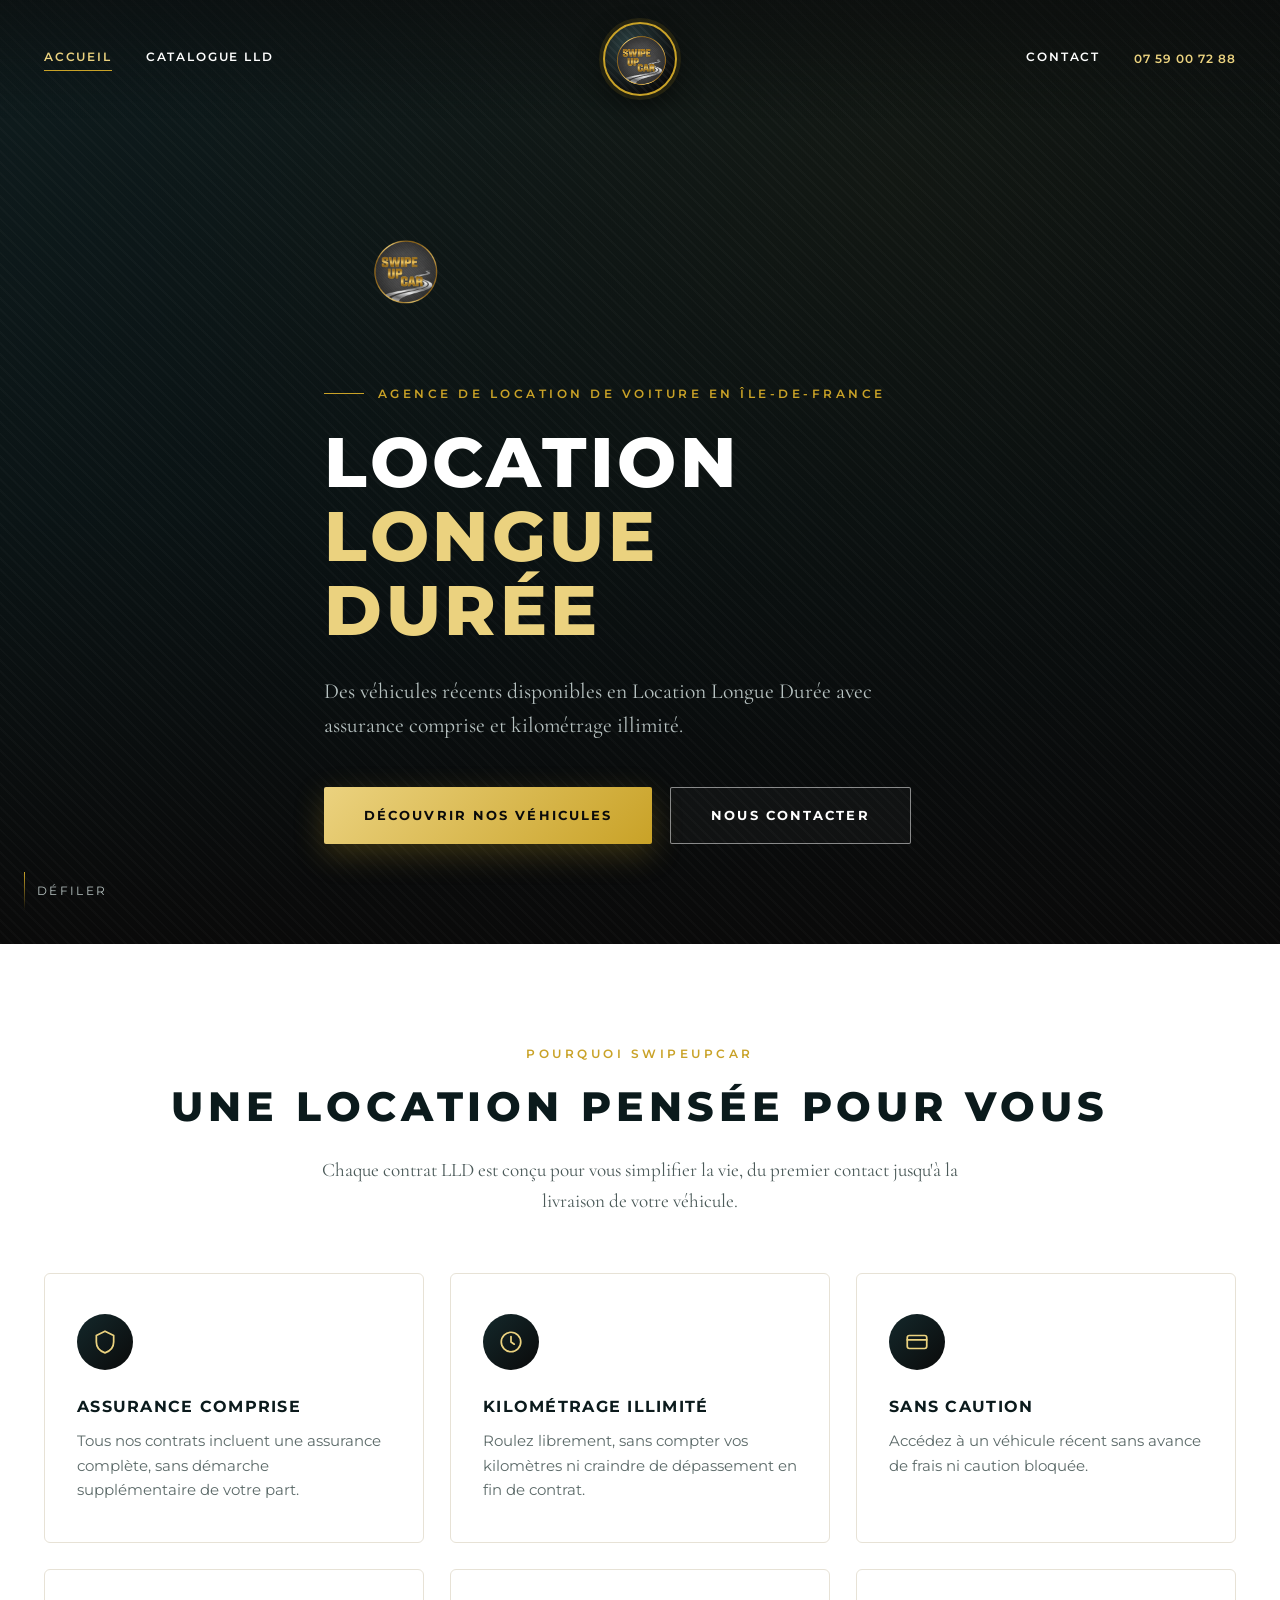
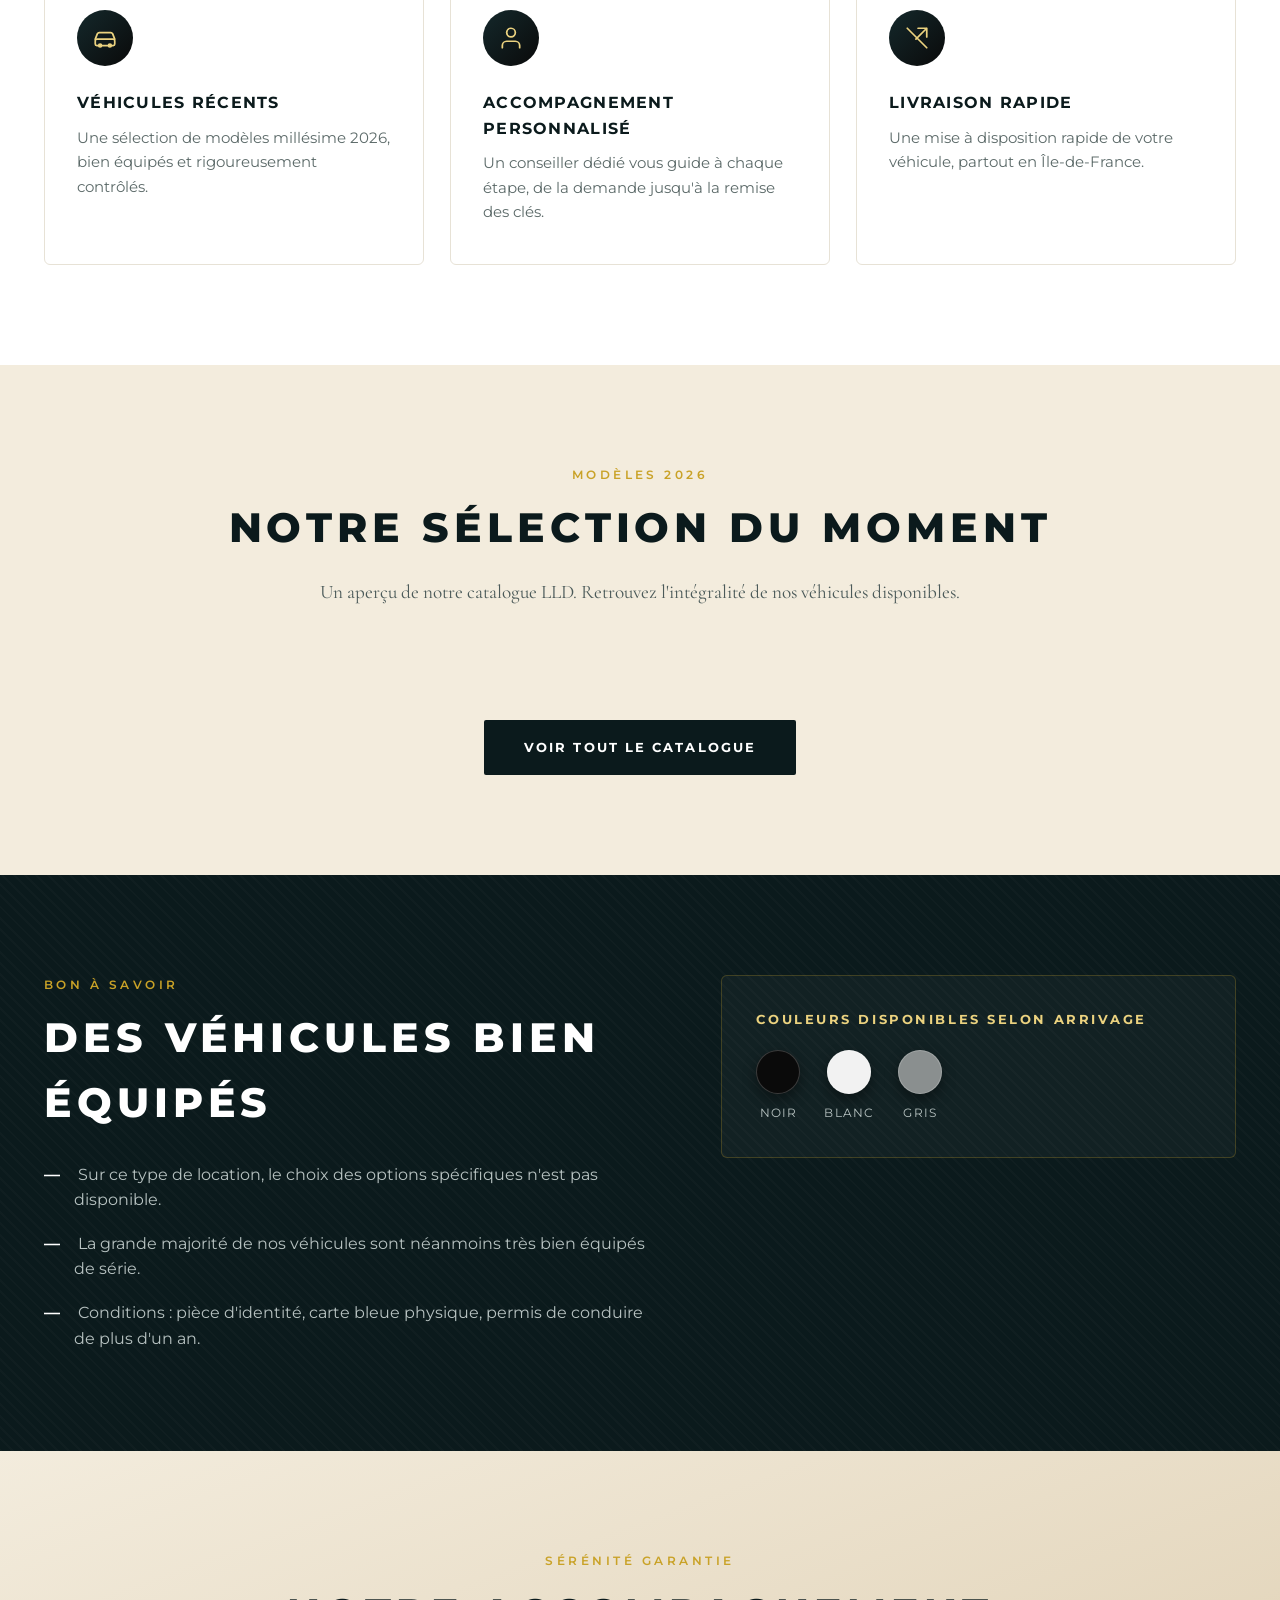
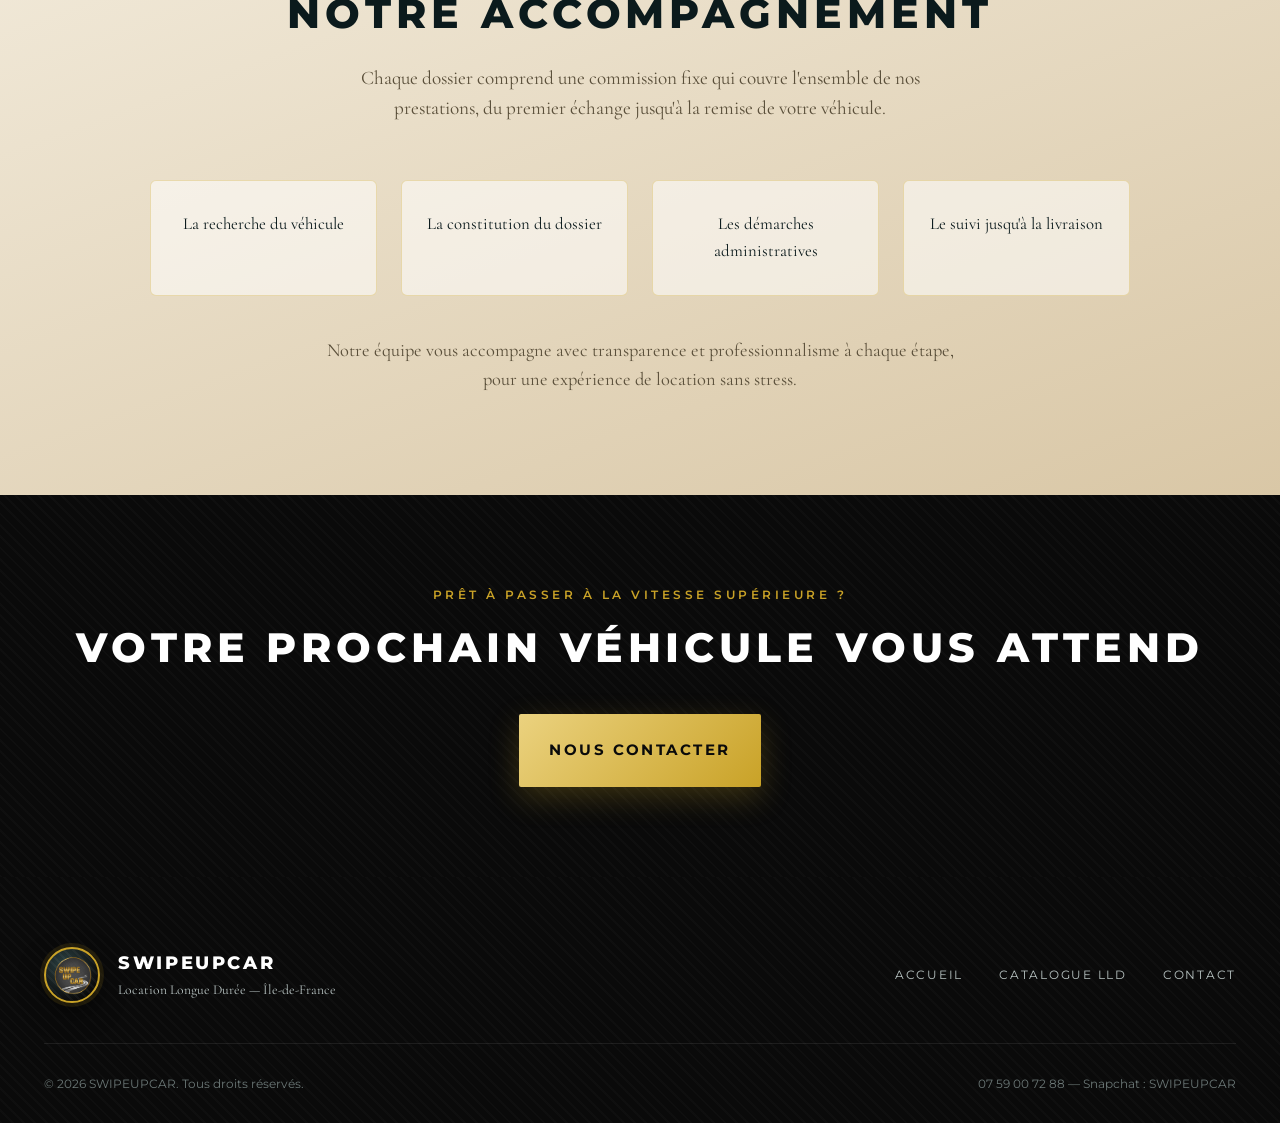
<file: index.html>
<!DOCTYPE html>
<html lang="fr">
<head>
<meta charset="UTF-8">
<meta name="viewport" content="width=device-width, initial-scale=1.0">
<title>SWIPEUPCAR — Location Longue Durée (LLD) en Île-de-France | Audi, BMW, Mercedes, Volkswagen</title>
<meta name="description" content="SWIPEUPCAR, spécialiste de la Location Longue Durée pour particuliers en Île-de-France. Véhicules récents 2026, assurance comprise, kilométrage illimité, sans caution. Audi, BMW, Mercedes, Volkswagen.">
<meta name="keywords" content="Location voiture Île-de-France, Location Longue Durée, LLD particulier, voiture sans caution, location Audi, location BMW, location Mercedes, location Volkswagen, SWIPEUPCAR">
<meta name="robots" content="index, follow">
<link rel="canonical" href="https://www.swipeupcar.fr/">
<meta property="og:type" content="website">
<meta property="og:title" content="SWIPEUPCAR — Location Longue Durée premium en Île-de-France">
<meta property="og:description" content="Véhicules récents 2026 en LLD, assurance comprise, kilométrage illimité, sans caution.">
<meta property="og:locale" content="fr_FR">
<link rel="preconnect" href="https://fonts.googleapis.com">
<link rel="preconnect" href="https://fonts.gstatic.com" crossorigin>
<link href="https://fonts.googleapis.com/css2?family=Montserrat:wght@500;600;700;800&family=Cormorant+Garamond:ital,wght@0,400;0,600;1,500&display=swap" rel="stylesheet">
<link rel="stylesheet" href="assets/css/style.css">
<script type="application/ld+json">
{
  "@context": "https://schema.org",
  "@type": "AutomotiveBusiness",
  "name": "SWIPEUPCAR",
  "description": "Agence de Location Longue Durée (LLD) pour particuliers en Île-de-France. Véhicules récents, assurance comprise, kilométrage illimité, sans caution.",
  "areaServed": "Île-de-France",
  "telephone": "+33759007288",
  "url": "https://www.swipeupcar.fr/",
  "sameAs": ["https://www.snapchat.com/add/swipeupcar"]
}
</script>
</head>
<body>
<header class="site-header">
  <div class="container">
    <div class="nav-side">
      <a href="index.html" class="nav-link active">Accueil</a>
      <a href="catalogue.html" class="nav-link">Catalogue LLD</a>
    </div>

    <a href="index.html" class="logo-badge" aria-label="SWIPEUPCAR - Accueil">
      <img src="logo.png" alt="Logo SWIPEUPCAR" style="width:100%;height:100%;object-fit:cover;border-radius:50%;">
    </a>

    <div class="nav-side right">
      <a href="contact.html" class="nav-link">Contact</a>
      <span class="nav-phone">07 59 00 72 88</span>
    </div>

    <button class="burger" aria-label="Ouvrir le menu"><span></span><span></span><span></span></button>
  </div>
</header>

<nav class="mobile-nav">
  <button class="close-nav" aria-label="Fermer le menu">&times;</button>
  <a href="index.html">Accueil</a>
  <a href="catalogue.html">Catalogue LLD</a>
  <a href="contact.html">Contact</a>
</nav>

<section class="hero">
  <div class="container hero-content">
    <div class="hero-logo" style="width:160px;height:160px;margin-bottom:34px;">
      <img src="logo.png" alt="Logo SWIPEUPCAR" style="width:100%;height:100%;object-fit:contain;display:block;">
    </div>
    <p class="eyebrow reveal">Agence de location de voiture en Île-de-France</p>
    <h1 class="reveal reveal-delay-1">Location<br><span>Longue Durée</span></h1>
    <p class="lead reveal reveal-delay-2">Des véhicules récents disponibles en Location Longue Durée avec assurance comprise et kilométrage illimité.</p>
    <div class="hero-actions reveal reveal-delay-3">
      <a href="catalogue.html" class="btn btn-gold">Découvrir nos véhicules</a>
      <a href="contact.html" class="btn btn-outline">Nous contacter</a>
    </div>
  </div>

  <div class="hero-scroll"><span class="line"></span> Défiler</div>
</section>

<section class="avantages">
  <div class="container">
    <div class="section-head center reveal">
      <p class="eyebrow">Pourquoi SWIPEUPCAR</p>
      <h2 class="section-title">Une location pensée pour vous</h2>
      <p class="section-lead" style="margin-left:auto;margin-right:auto;">Chaque contrat LLD est conçu pour vous simplifier la vie, du premier contact jusqu'à la livraison de votre véhicule.</p>
    </div>

    <div class="avantages-grid">
      <div class="avantage-card reveal"><div class="avantage-icon"><svg viewBox="0 0 24 24" fill="none" stroke-width="1.6" stroke-linecap="round" stroke-linejoin="round"><path d="M12 2l8 4v6c0 5-3.5 8.5-8 10-4.5-1.5-8-5-8-10V6l8-4z"/></svg></div><h3>Assurance comprise</h3><p>Tous nos contrats incluent une assurance complète, sans démarche supplémentaire de votre part.</p></div>
      <div class="avantage-card reveal reveal-delay-1"><div class="avantage-icon"><svg viewBox="0 0 24 24" fill="none" stroke-width="1.6" stroke-linecap="round" stroke-linejoin="round"><circle cx="12" cy="12" r="9"/><path d="M12 7v5l3 2"/></svg></div><h3>Kilométrage illimité</h3><p>Roulez librement, sans compter vos kilomètres ni craindre de dépassement en fin de contrat.</p></div>
      <div class="avantage-card reveal reveal-delay-2"><div class="avantage-icon"><svg viewBox="0 0 24 24" fill="none" stroke-width="1.6" stroke-linecap="round" stroke-linejoin="round"><rect x="3" y="6" width="18" height="12" rx="2"/><path d="M3 10h18"/></svg></div><h3>Sans caution</h3><p>Accédez à un véhicule récent sans avance de frais ni caution bloquée.</p></div>
      <div class="avantage-card reveal"><div class="avantage-icon"><svg viewBox="0 0 24 24" fill="none" stroke-width="1.6" stroke-linecap="round" stroke-linejoin="round"><path d="M3 13l2-5a2 2 0 012-1h10a2 2 0 012 1l2 5"/><rect x="3" y="13" width="18" height="6" rx="1.5"/><circle cx="7.5" cy="19" r="1.3"/><circle cx="16.5" cy="19" r="1.3"/></svg></div><h3>Véhicules récents</h3><p>Une sélection de modèles millésime 2026, bien équipés et rigoureusement contrôlés.</p></div>
      <div class="avantage-card reveal reveal-delay-1"><div class="avantage-icon"><svg viewBox="0 0 24 24" fill="none" stroke-width="1.6" stroke-linecap="round" stroke-linejoin="round"><path d="M20 21v-2a4 4 0 00-4-4H8a4 4 0 00-4 4v2"/><circle cx="12" cy="7" r="4"/></svg></div><h3>Accompagnement personnalisé</h3><p>Un conseiller dédié vous guide à chaque étape, de la demande jusqu'à la remise des clés.</p></div>
      <div class="avantage-card reveal reveal-delay-2"><div class="avantage-icon"><svg viewBox="0 0 24 24" fill="none" stroke-width="1.6" stroke-linecap="round" stroke-linejoin="round"><path d="M3 3l18 18M13 3h8v8M21 3L11 13"/></svg></div><h3>Livraison rapide</h3><p>Une mise à disposition rapide de votre véhicule, partout en Île-de-France.</p></div>
    </div>
  </div>
</section>

<section class="catalogue">
  <div class="container">
    <div class="section-head center reveal">
      <p class="eyebrow">Modèles 2026</p>
      <h2 class="section-title">Notre sélection du moment</h2>
      <p class="section-lead" style="margin-left:auto;margin-right:auto;">Un aperçu de notre catalogue LLD. Retrouvez l'intégralité de nos véhicules disponibles.</p>
    </div>
    <div class="catalogue-grid" id="featured-grid"></div>
    <div style="text-align:center;margin-top:56px;" class="reveal">
      <a href="catalogue.html" class="btn btn-dark">Voir tout le catalogue</a>
    </div>
  </div>
</section>

<section class="infos">
  <div class="container">
    <div class="infos-grid">
      <div class="reveal">
        <p class="eyebrow">Bon à savoir</p>
        <h2 class="section-title on-dark">Des véhicules bien équipés</h2>
        <ul class="infos-list">
          <li><b>—</b>&nbsp;Sur ce type de location, le choix des options spécifiques n'est pas disponible.</li>
          <li><b>—</b>&nbsp;La grande majorité de nos véhicules sont néanmoins très bien équipés de série.</li>
          <li><b>—</b>&nbsp;Conditions : pièce d'identité, carte bleue physique, permis de conduire de plus d'un an.</li>
        </ul>
      </div>
      <div class="colors-box reveal reveal-delay-2">
        <h4>Couleurs disponibles selon arrivage</h4>
        <div class="colors-row">
          <div class="color-chip"><div class="color-dot" style="background:#0a0a0a;"></div><span>Noir</span></div>
          <div class="color-chip"><div class="color-dot" style="background:#f2f2f2;"></div><span>Blanc</span></div>
          <div class="color-chip"><div class="color-dot" style="background:#8a8f8f;"></div><span>Gris</span></div>
        </div>
      </div>
    </div>
  </div>
</section>

<section class="accompagnement">
  <div class="container">
    <div class="section-head center reveal">
      <p class="eyebrow">Sérénité garantie</p>
      <h2 class="section-title">Notre accompagnement</h2>
      <p class="section-lead" style="margin-left:auto;margin-right:auto;color:#5a4f3a;">Chaque dossier comprend une commission fixe qui couvre l'ensemble de nos prestations, du premier échange jusqu'à la remise de votre véhicule.</p>
    </div>
    <div class="accompagnement-points">
      <div class="acc-point reveal">La recherche du véhicule</div>
      <div class="acc-point reveal reveal-delay-1">La constitution du dossier</div>
      <div class="acc-point reveal reveal-delay-2">Les démarches administratives</div>
      <div class="acc-point reveal reveal-delay-3">Le suivi jusqu'à la livraison</div>
    </div>
    <p class="acc-note reveal">Notre équipe vous accompagne avec transparence et professionnalisme à chaque étape, pour une expérience de location sans stress.</p>
  </div>
</section>

<section class="cta-band">
  <div class="container reveal">
    <p class="eyebrow">Prêt à passer à la vitesse supérieure ?</p>
    <h2 class="section-title on-dark">Votre prochain véhicule vous attend</h2>
    <a href="contact.html" class="btn btn-gold btn-lg">Nous contacter</a>
  </div>
</section>

<footer class="site-footer">
  <div class="container footer-inner">
    <div class="footer-top">
      <div class="footer-brand">
        <div class="logo-badge" style="width:56px;height:56px;overflow:hidden;">
          <img src="logo.png" alt="Logo SWIPEUPCAR" style="width:100%;height:100%;object-fit:cover;border-radius:50%;">
        </div>
        <div>
          <span class="brand-name">SWIPEUPCAR</span>
          <span class="brand-tag">Location Longue Durée — Île-de-France</span>
        </div>
      </div>
      <nav class="footer-nav">
        <a href="index.html">Accueil</a>
        <a href="catalogue.html">Catalogue LLD</a>
        <a href="contact.html">Contact</a>
      </nav>
    </div>
    <div class="footer-bottom">
      <span>&copy; 2026 SWIPEUPCAR. Tous droits réservés.</span>
      <span>07 59 00 72 88 — Snapchat : SWIPEUPCAR</span>
    </div>
  </div>
</footer>

<script src="assets/js/cars-data.js"></script>
<script src="assets/js/main.js"></script>
</body>
</html>
</file>
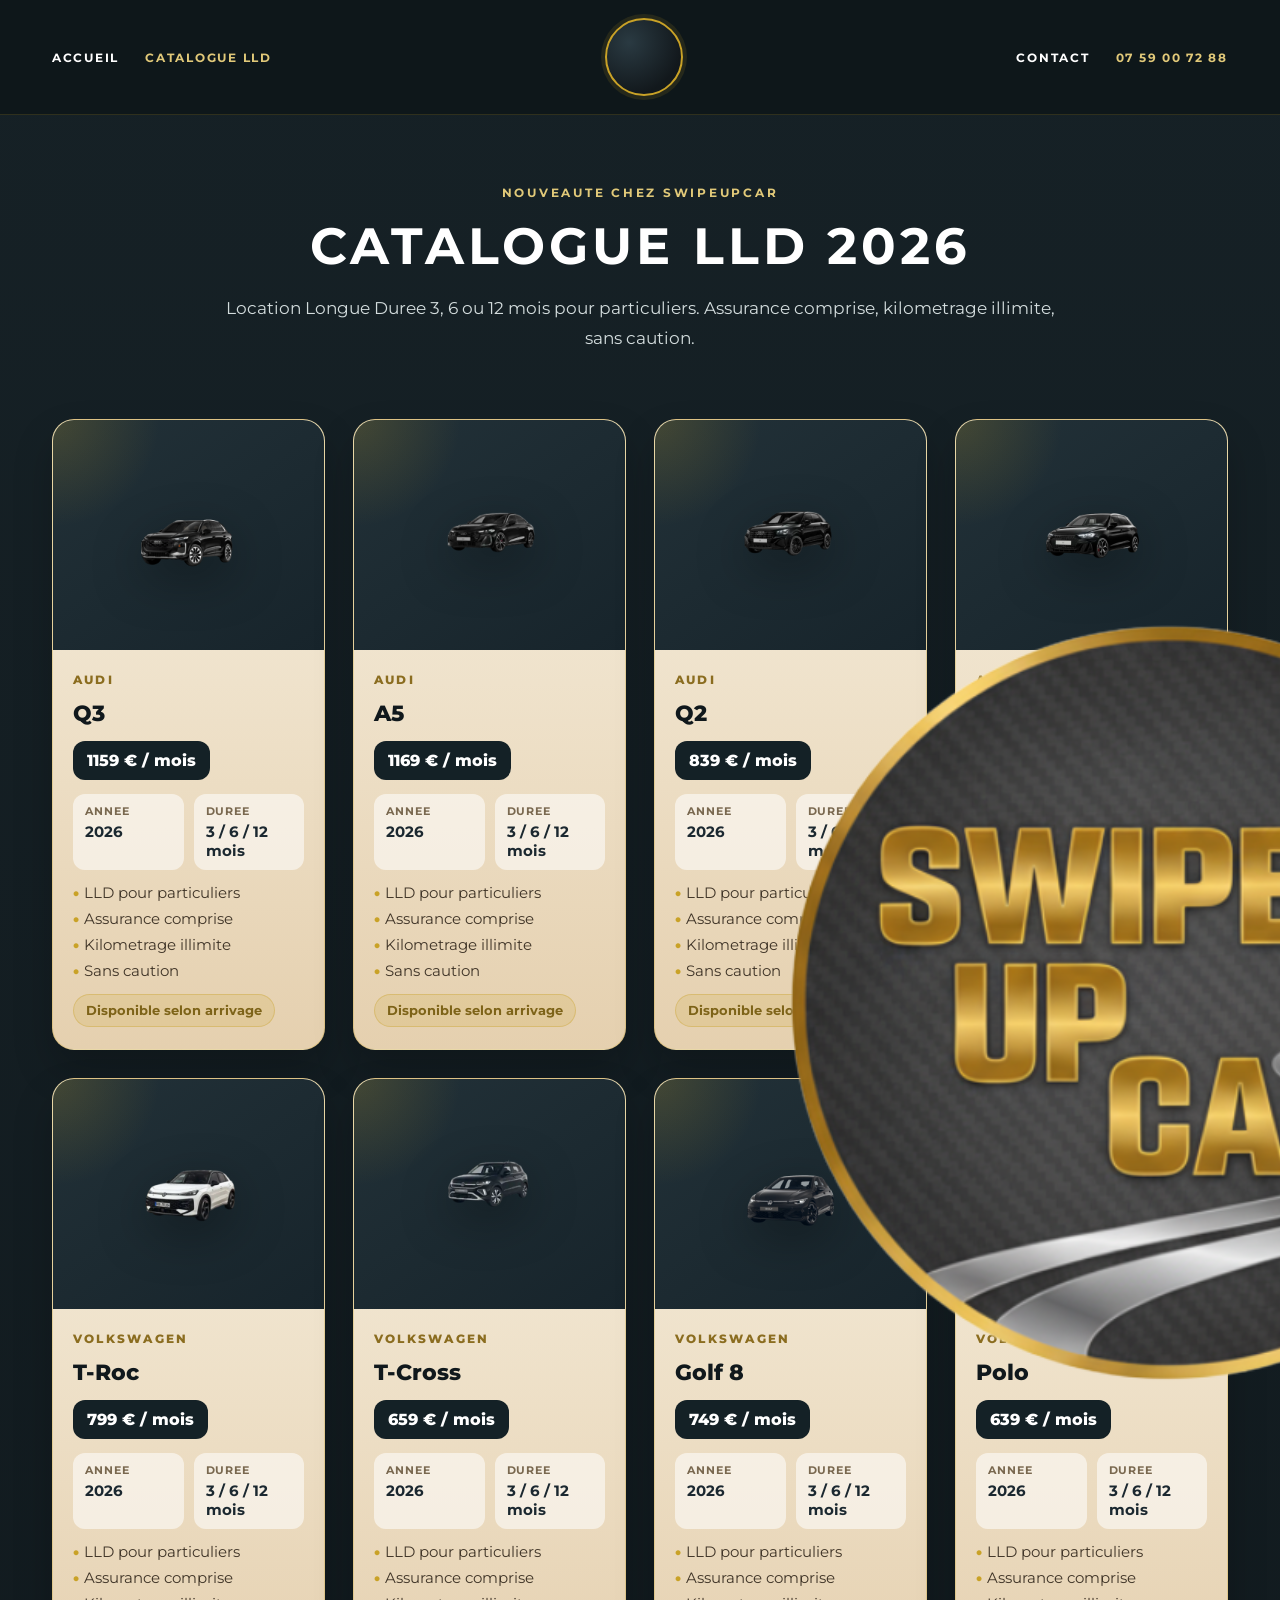
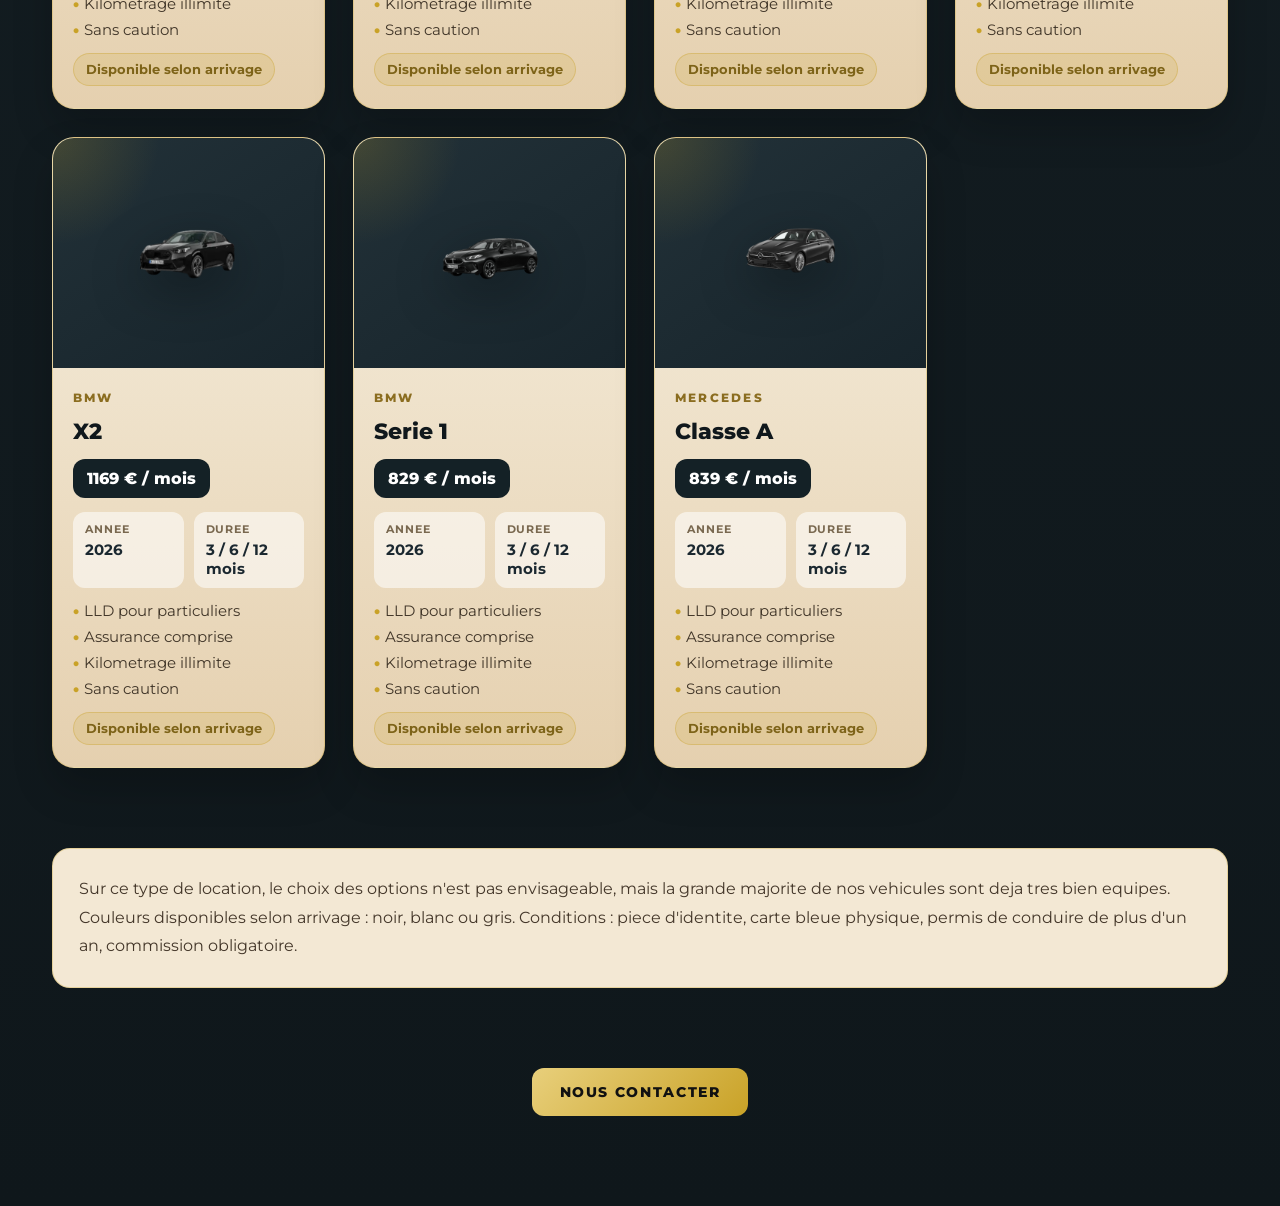
<file: catalogue.html>
<!DOCTYPE html>
<html lang="fr">
<head>
  <meta charset="UTF-8">
  <meta name="viewport" content="width=device-width, initial-scale=1.0">
  <title>Catalogue LLD 2026 - SWIPEUPCAR</title>
  <meta name="description" content="Catalogue SWIPEUPCAR - voitures disponibles en LLD 2026.">
  <meta name="robots" content="index, follow">
  <link rel="preconnect" href="https://fonts.googleapis.com">
  <link rel="preconnect" href="https://fonts.gstatic.com" crossorigin>
  <link href="https://fonts.googleapis.com/css2?family=Montserrat:wght@500;600;700;800&display=swap" rel="stylesheet">
  <style>
    :root {
      --bg: #162126;
      --bg-card: #f4ead8;
      --gold: #c9a227;
      --gold-soft: #e1c979;
      --text: #10181c;
      --white: #ffffff;
    }

    * {
      box-sizing: border-box;
      margin: 0;
      padding: 0;
    }

    body {
      font-family: 'Montserrat', sans-serif;
      background: linear-gradient(180deg, #162126 0%, #0f171b 100%);
      color: var(--white);
    }

    .topbar {
      position: sticky;
      top: 0;
      z-index: 50;
      background: rgba(15, 23, 27, 0.96);
      border-bottom: 1px solid rgba(201,162,39,.18);
      backdrop-filter: blur(8px);
    }

    .topbar-inner {
      max-width: 1220px;
      margin: 0 auto;
      padding: 18px 22px;
      display: flex;
      align-items: center;
      justify-content: space-between;
      gap: 18px;
    }

    .nav-links {
      display: flex;
      gap: 26px;
      align-items: center;
      flex-wrap: wrap;
    }

    .nav-links a,
    .nav-phone {
      color: var(--white);
      text-decoration: none;
      text-transform: uppercase;
      letter-spacing: .14em;
      font-size: .78rem;
      font-weight: 700;
    }

    .nav-links a.active,
    .nav-phone {
      color: var(--gold-soft);
    }

    .logo {
      width: 78px;
      height: 78px;
      border-radius: 50%;
      border: 2px solid var(--gold);
      display: grid;
      place-items: center;
      color: var(--gold-soft);
      font-weight: 800;
      font-size: .78rem;
      line-height: 1.05;
      text-align: center;
      background: radial-gradient(circle at 30% 30%, #2a3a42, #12181c 72%);
      box-shadow: 0 0 0 4px rgba(201,162,39,.12);
      text-decoration: none;
    }

    .hero {
      max-width: 1220px;
      margin: 0 auto;
      padding: 70px 22px 30px;
      text-align: center;
    }

    .eyebrow {
      text-transform: uppercase;
      letter-spacing: .22em;
      font-size: .78rem;
      color: var(--gold-soft);
      font-weight: 700;
      margin-bottom: 14px;
    }

    h1 {
      font-size: clamp(2rem, 4vw, 3.3rem);
      text-transform: uppercase;
      letter-spacing: .08em;
      margin-bottom: 16px;
    }

    .lead {
      max-width: 860px;
      margin: 0 auto;
      color: #d3dcdd;
      font-size: 1.05rem;
      line-height: 1.8;
    }

    .catalogue {
      max-width: 1220px;
      margin: 0 auto;
      padding: 36px 22px 80px;
      display: grid;
      grid-template-columns: repeat(auto-fit, minmax(255px, 1fr));
      gap: 28px;
    }

    .card {
      background: linear-gradient(180deg, #f6efdf 0%, #e5d0af 100%);
      color: var(--text);
      border-radius: 22px;
      overflow: hidden;
      box-shadow: 0 20px 40px rgba(0,0,0,.20);
      border: 1px solid rgba(201,162,39,.30);
      display: flex;
      flex-direction: column;
    }

    .card-media {
      background: radial-gradient(circle at top left, rgba(201,162,39,.20), transparent 30%), linear-gradient(145deg, #223138 0%, #17242b 100%);
      min-height: 230px;
      display: flex;
      align-items: center;
      justify-content: center;
      padding: 20px;
    }

    .card-media img {
      width: 100%;
      max-width: 260px;
      max-height: 180px;
      object-fit: contain;
      filter: drop-shadow(0 15px 25px rgba(0,0,0,.35));
      display: block;
    }

    .card-body {
      padding: 22px 20px 22px;
      display: flex;
      flex-direction: column;
      gap: 14px;
      height: 100%;
    }

    .brand {
      font-size: .78rem;
      text-transform: uppercase;
      letter-spacing: .18em;
      font-weight: 800;
      color: #8b6d20;
    }

    .model {
      font-size: 1.4rem;
      font-weight: 800;
      line-height: 1.15;
    }

    .price {
      display: inline-block;
      width: fit-content;
      background: #142126;
      color: var(--white);
      font-weight: 800;
      padding: 10px 14px;
      border-radius: 12px;
      font-size: 1rem;
    }

    .specs {
      display: grid;
      grid-template-columns: 1fr 1fr;
      gap: 10px;
    }

    .spec {
      background: rgba(255,255,255,.56);
      border-radius: 12px;
      padding: 10px 12px;
    }

    .spec-label {
      display: block;
      font-size: .7rem;
      text-transform: uppercase;
      letter-spacing: .08em;
      color: #79684f;
      margin-bottom: 4px;
      font-weight: 700;
    }

    .spec-value {
      display: block;
      font-size: .95rem;
      font-weight: 700;
      color: #1b2830;
    }

    .features {
      list-style: none;
      display: grid;
      gap: 8px;
      font-size: .93rem;
      color: #403528;
    }

    .features li::before {
      content: "• ";
      color: var(--gold);
      font-weight: 900;
    }

    .badge {
      display: inline-block;
      width: fit-content;
      background: rgba(201,162,39,.16);
      border: 1px solid rgba(201,162,39,.35);
      color: #7d6318;
      border-radius: 999px;
      padding: 8px 12px;
      font-size: .8rem;
      font-weight: 700;
    }

    .info-box {
      max-width: 1220px;
      margin: 0 auto 80px;
      padding: 0 22px;
    }

    .info-inner {
      background: #f3e8d4;
      color: #433629;
      border: 1px solid rgba(201,162,39,.32);
      border-radius: 18px;
      padding: 26px;
      line-height: 1.8;
    }

    .cta {
      text-align: center;
      padding: 0 22px 90px;
    }

    .cta a {
      display: inline-block;
      background: linear-gradient(135deg, #e8cf7b, #c9a227);
      color: #111;
      padding: 16px 28px;
      border-radius: 12px;
      text-decoration: none;
      font-weight: 800;
      text-transform: uppercase;
      letter-spacing: .12em;
      font-size: .85rem;
    }

    @media (max-width: 700px) {
      .topbar-inner {
        flex-direction: column;
      }

      .specs {
        grid-template-columns: 1fr;
      }
    }
  </style>
</head>
<body>
  <header class="topbar">
    <div class="topbar-inner">
      <div class="nav-links">
        <a href="index.html">Accueil</a>
        <a href="catalogue.html" class="active">Catalogue LLD</a>
      </div>

      <a href="index.html" class="logo">
  <img src="logo.png" alt="Logo SWIPEUPCAR">
</a>

      <div class="nav-links">
        <a href="contact.html">Contact</a>
        <span class="nav-phone">07 59 00 72 88</span>
      </div>
    </div>
  </header>

  <section class="hero">
    <p class="eyebrow">Nouveaute chez SWIPEUPCAR</p>
    <h1>Catalogue LLD 2026</h1>
    <p class="lead">Location Longue Duree 3, 6 ou 12 mois pour particuliers. Assurance comprise, kilometrage illimite, sans caution.</p>
  </section>

  <main class="catalogue">
    <article class="card">
      <div class="card-media"><img src="audi-q3.png" alt="Audi Q3"></div>
      <div class="card-body"><div class="brand">Audi</div><div class="model">Q3</div><div class="price">1159 € / mois</div><div class="specs"><div class="spec"><span class="spec-label">Annee</span><span class="spec-value">2026</span></div><div class="spec"><span class="spec-label">Duree</span><span class="spec-value">3 / 6 / 12 mois</span></div></div><ul class="features"><li>LLD pour particuliers</li><li>Assurance comprise</li><li>Kilometrage illimite</li><li>Sans caution</li></ul><span class="badge">Disponible selon arrivage</span></div>
    </article>

    <article class="card">
      <div class="card-media"><img src="audi-a5.png" alt="Audi A5"></div>
      <div class="card-body"><div class="brand">Audi</div><div class="model">A5</div><div class="price">1169 € / mois</div><div class="specs"><div class="spec"><span class="spec-label">Annee</span><span class="spec-value">2026</span></div><div class="spec"><span class="spec-label">Duree</span><span class="spec-value">3 / 6 / 12 mois</span></div></div><ul class="features"><li>LLD pour particuliers</li><li>Assurance comprise</li><li>Kilometrage illimite</li><li>Sans caution</li></ul><span class="badge">Disponible selon arrivage</span></div>
    </article>

    <article class="card">
      <div class="card-media"><img src="audi-q2.png" alt="Audi Q2"></div>
      <div class="card-body"><div class="brand">Audi</div><div class="model">Q2</div><div class="price">839 € / mois</div><div class="specs"><div class="spec"><span class="spec-label">Annee</span><span class="spec-value">2026</span></div><div class="spec"><span class="spec-label">Duree</span><span class="spec-value">3 / 6 / 12 mois</span></div></div><ul class="features"><li>LLD pour particuliers</li><li>Assurance comprise</li><li>Kilometrage illimite</li><li>Sans caution</li></ul><span class="badge">Disponible selon arrivage</span></div>
    </article>

    <article class="card">
      <div class="card-media"><img src="audi-a1.png" alt="Audi A1"></div>
      <div class="card-body"><div class="brand">Audi</div><div class="model">A1</div><div class="price">699 € / mois</div><div class="specs"><div class="spec"><span class="spec-label">Annee</span><span class="spec-value">2026</span></div><div class="spec"><span class="spec-label">Duree</span><span class="spec-value">3 / 6 / 12 mois</span></div></div><ul class="features"><li>LLD pour particuliers</li><li>Assurance comprise</li><li>Kilometrage illimite</li><li>Sans caution</li></ul><span class="badge">Disponible selon arrivage</span></div>
    </article>

    <article class="card">
      <div class="card-media"><img src="vw-t-roc.png" alt="Volkswagen T-Roc"></div>
      <div class="card-body"><div class="brand">Volkswagen</div><div class="model">T-Roc</div><div class="price">799 € / mois</div><div class="specs"><div class="spec"><span class="spec-label">Annee</span><span class="spec-value">2026</span></div><div class="spec"><span class="spec-label">Duree</span><span class="spec-value">3 / 6 / 12 mois</span></div></div><ul class="features"><li>LLD pour particuliers</li><li>Assurance comprise</li><li>Kilometrage illimite</li><li>Sans caution</li></ul><span class="badge">Disponible selon arrivage</span></div>
    </article>

    <article class="card">
      <div class="card-media"><img src="vw-t-cross.png" alt="Volkswagen T-Cross"></div>
      <div class="card-body"><div class="brand">Volkswagen</div><div class="model">T-Cross</div><div class="price">659 € / mois</div><div class="specs"><div class="spec"><span class="spec-label">Annee</span><span class="spec-value">2026</span></div><div class="spec"><span class="spec-label">Duree</span><span class="spec-value">3 / 6 / 12 mois</span></div></div><ul class="features"><li>LLD pour particuliers</li><li>Assurance comprise</li><li>Kilometrage illimite</li><li>Sans caution</li></ul><span class="badge">Disponible selon arrivage</span></div>
    </article>

    <article class="card">
      <div class="card-media"><img src="vw-golf-8.png" alt="Volkswagen Golf 8"></div>
      <div class="card-body"><div class="brand">Volkswagen</div><div class="model">Golf 8</div><div class="price">749 € / mois</div><div class="specs"><div class="spec"><span class="spec-label">Annee</span><span class="spec-value">2026</span></div><div class="spec"><span class="spec-label">Duree</span><span class="spec-value">3 / 6 / 12 mois</span></div></div><ul class="features"><li>LLD pour particuliers</li><li>Assurance comprise</li><li>Kilometrage illimite</li><li>Sans caution</li></ul><span class="badge">Disponible selon arrivage</span></div>
    </article>

    <article class="card">
      <div class="card-media"><img src="vw-polo.png" alt="Volkswagen Polo"></div>
      <div class="card-body"><div class="brand">Volkswagen</div><div class="model">Polo</div><div class="price">639 € / mois</div><div class="specs"><div class="spec"><span class="spec-label">Annee</span><span class="spec-value">2026</span></div><div class="spec"><span class="spec-label">Duree</span><span class="spec-value">3 / 6 / 12 mois</span></div></div><ul class="features"><li>LLD pour particuliers</li><li>Assurance comprise</li><li>Kilometrage illimite</li><li>Sans caution</li></ul><span class="badge">Disponible selon arrivage</span></div>
    </article>

    <article class="card">
      <div class="card-media"><img src="bmw-x2.png" alt="BMW X2"></div>
      <div class="card-body"><div class="brand">BMW</div><div class="model">X2</div><div class="price">1169 € / mois</div><div class="specs"><div class="spec"><span class="spec-label">Annee</span><span class="spec-value">2026</span></div><div class="spec"><span class="spec-label">Duree</span><span class="spec-value">3 / 6 / 12 mois</span></div></div><ul class="features"><li>LLD pour particuliers</li><li>Assurance comprise</li><li>Kilometrage illimite</li><li>Sans caution</li></ul><span class="badge">Disponible selon arrivage</span></div>
    </article>

    <article class="card">
      <div class="card-media"><img src="bmw-serie-1.png" alt="BMW Serie 1"></div>
      <div class="card-body"><div class="brand">BMW</div><div class="model">Serie 1</div><div class="price">829 € / mois</div><div class="specs"><div class="spec"><span class="spec-label">Annee</span><span class="spec-value">2026</span></div><div class="spec"><span class="spec-label">Duree</span><span class="spec-value">3 / 6 / 12 mois</span></div></div><ul class="features"><li>LLD pour particuliers</li><li>Assurance comprise</li><li>Kilometrage illimite</li><li>Sans caution</li></ul><span class="badge">Disponible selon arrivage</span></div>
    </article>

    <article class="card">
      <div class="card-media"><img src="mercedes-classe-a.png" alt="Mercedes Classe A"></div>
      <div class="card-body"><div class="brand">Mercedes</div><div class="model">Classe A</div><div class="price">839 € / mois</div><div class="specs"><div class="spec"><span class="spec-label">Annee</span><span class="spec-value">2026</span></div><div class="spec"><span class="spec-label">Duree</span><span class="spec-value">3 / 6 / 12 mois</span></div></div><ul class="features"><li>LLD pour particuliers</li><li>Assurance comprise</li><li>Kilometrage illimite</li><li>Sans caution</li></ul><span class="badge">Disponible selon arrivage</span></div>
    </article>
  </main>

  <section class="info-box">
    <div class="info-inner">
      Sur ce type de location, le choix des options n'est pas envisageable, mais la grande majorite de nos vehicules sont deja tres bien equipes. Couleurs disponibles selon arrivage : noir, blanc ou gris. Conditions : piece d'identite, carte bleue physique, permis de conduire de plus d'un an, commission obligatoire.
    </div>
  </section>

  <div class="cta">
    <a href="contact.html">Nous contacter</a>
  </div>
</body>
</html>
</file>
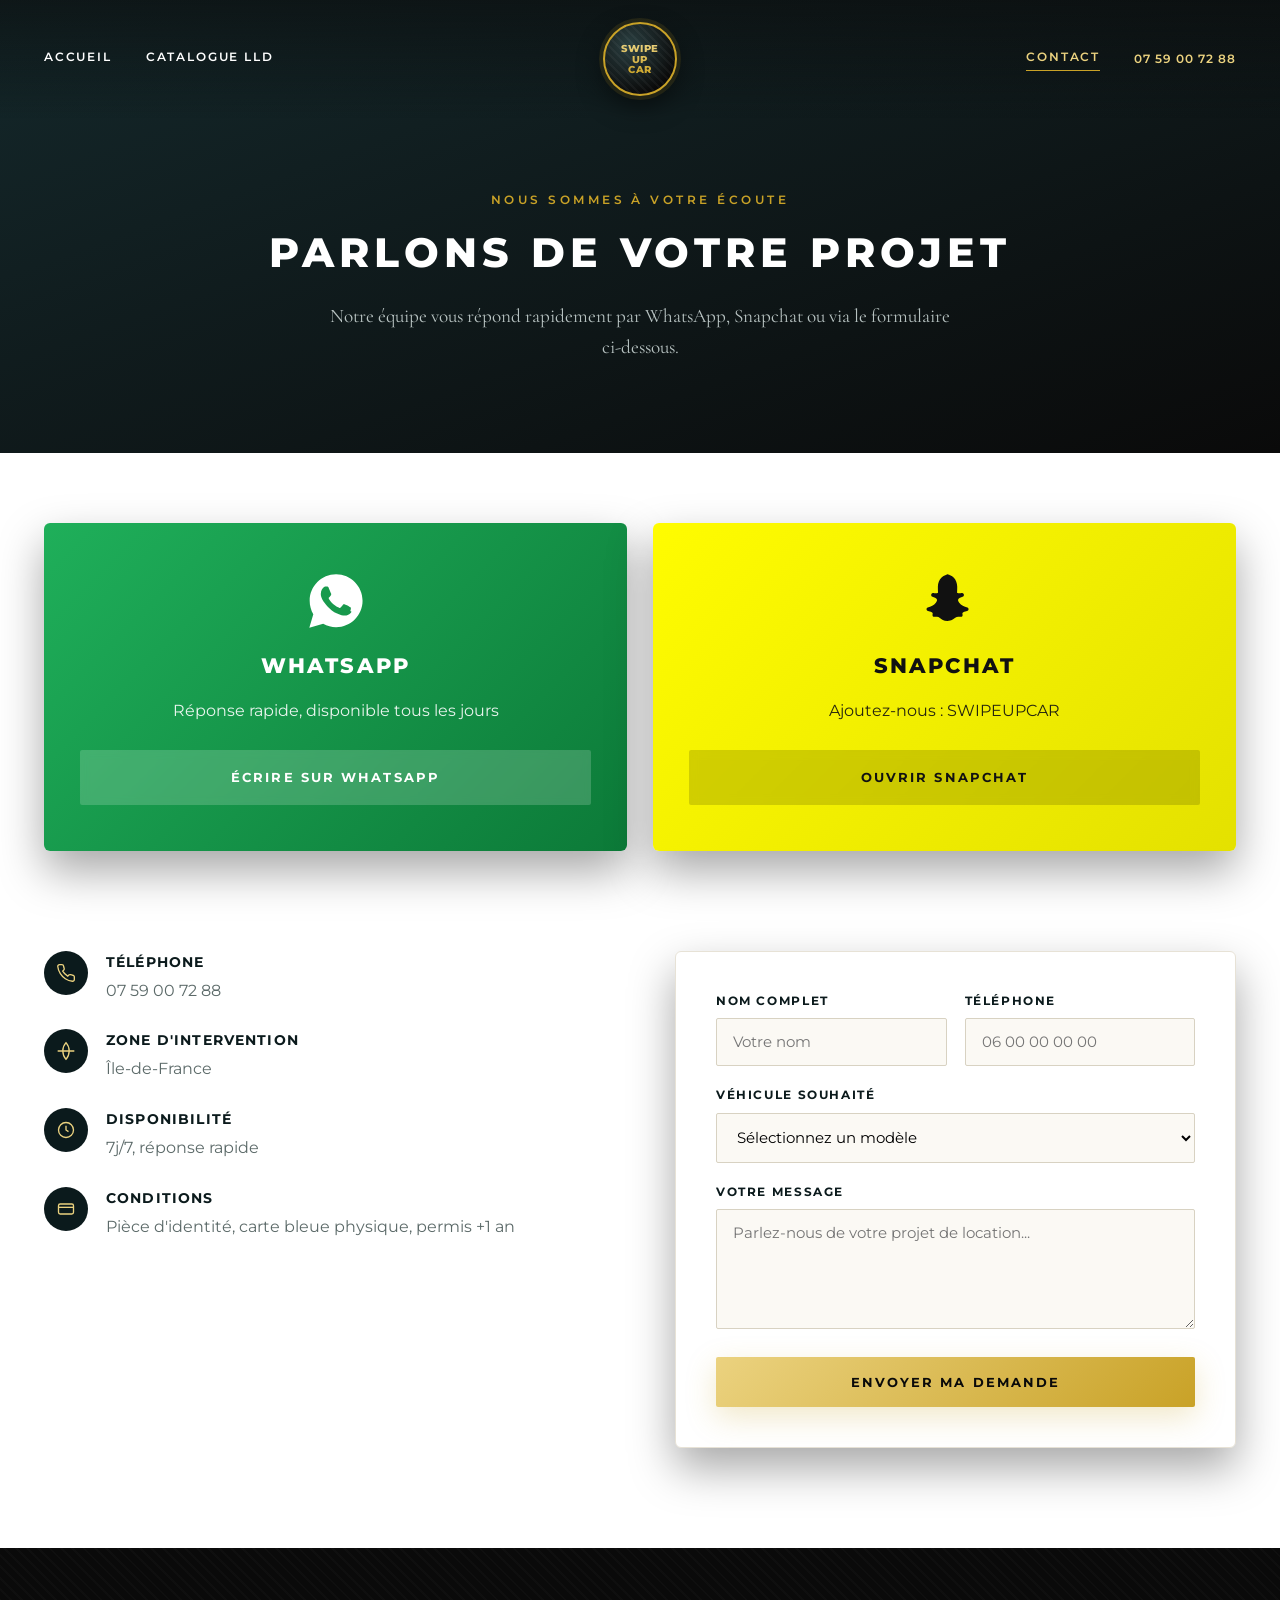
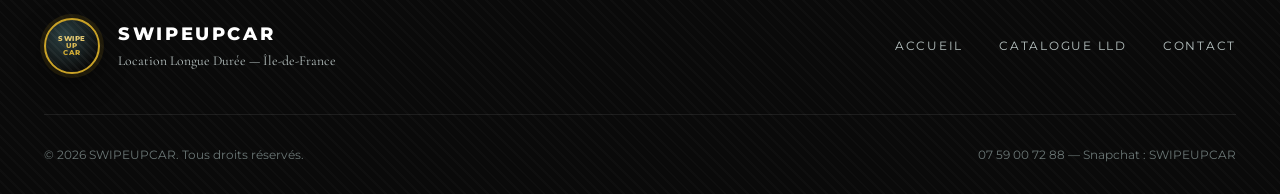
<file: contact.html>
<!DOCTYPE html>
<html lang="fr">
<head>
<meta charset="UTF-8">
<meta name="viewport" content="width=device-width, initial-scale=1.0">
<title>Contact — SWIPEUPCAR | Location Longue Durée Île-de-France</title>
<meta name="description" content="Contactez SWIPEUPCAR par WhatsApp, Snapchat ou formulaire pour votre projet de Location Longue Durée. Réponse rapide, accompagnement personnalisé.">
<meta name="keywords" content="SWIPEUPCAR contact, Location Longue Durée Île-de-France, LLD particulier, WhatsApp SWIPEUPCAR">
<meta name="robots" content="index, follow">
<link rel="canonical" href="https://www.swipeupcar.fr/contact.html">
<link rel="preconnect" href="https://fonts.googleapis.com">
<link rel="preconnect" href="https://fonts.gstatic.com" crossorigin>
<link href="https://fonts.googleapis.com/css2?family=Montserrat:wght@500;600;700;800&family=Cormorant+Garamond:ital,wght@0,400;0,600;1,500&display=swap" rel="stylesheet">
<link rel="stylesheet" href="assets/css/style.css">
</head>
<body>
<header class="site-header scrolled">
  <div class="container">
    <div class="nav-side">
      <a href="index.html" class="nav-link">Accueil</a>
      <a href="catalogue.html" class="nav-link">Catalogue LLD</a>
    </div>

    <a href="index.html" class="logo-badge" aria-label="SWIPEUPCAR - Accueil">
      <span class="logo-text">SWIPE<br>UP<br>CAR</span>
    </a>

    <div class="nav-side right">
      <a href="contact.html" class="nav-link active">Contact</a>
      <span class="nav-phone">07 59 00 72 88</span>
    </div>

    <button class="burger" aria-label="Ouvrir le menu"><span></span><span></span><span></span></button>
  </div>
</header>

<nav class="mobile-nav">
  <button class="close-nav" aria-label="Fermer le menu">&times;</button>
  <a href="index.html">Accueil</a>
  <a href="catalogue.html">Catalogue LLD</a>
  <a href="contact.html">Contact</a>
</nav>

<section class="contact-hero">
  <div class="container reveal">
    <p class="eyebrow">Nous sommes à votre écoute</p>
    <h1 class="section-title on-dark">Parlons de votre projet</h1>
    <p class="section-lead on-dark" style="margin-left:auto;margin-right:auto;">Notre équipe vous répond rapidement par WhatsApp, Snapchat ou via le formulaire ci-dessous.</p>
  </div>
</section>

<section style="padding-top:0;">
  <div class="container">
    <div class="contact-methods">
      <div class="contact-card whatsapp reveal">
        <svg class="cc-icon" viewBox="0 0 24 24" fill="currentColor" aria-hidden="true"><path d="M12.04 2C6.58 2 2.13 6.45 2.13 11.91c0 1.85.5 3.58 1.36 5.07L2 22l5.19-1.44a9.9 9.9 0 004.85 1.26h.01c5.46 0 9.91-4.45 9.91-9.91C21.96 6.45 17.5 2 12.04 2zm5.8 14.02c-.24.68-1.4 1.32-1.94 1.4-.5.08-1.13.11-1.83-.11-.42-.13-.96-.31-1.65-.6-2.9-1.25-4.79-4.15-4.94-4.35-.14-.2-1.18-1.57-1.18-3 0-1.42.75-2.12 1.02-2.41.26-.29.57-.36.76-.36h.55c.18 0 .42-.02.65.5.24.55.8 1.93.87 2.07.07.14.12.31.02.5-.09.19-.14.31-.28.48-.14.17-.29.37-.42.5-.14.14-.28.29-.12.57.16.28.72 1.19 1.55 1.93 1.07.95 1.97 1.24 2.25 1.38.28.14.44.12.6-.07.16-.19.68-.79.86-1.06.18-.28.36-.23.6-.14.24.09 1.55.73 1.82.86.27.14.45.2.51.32.07.11.07.65-.17 1.33z"/></svg>
        <h3>WhatsApp</h3>
        <p>Réponse rapide, disponible tous les jours</p>
        <a class="btn btn-block" href="https://wa.me/33759007288?text=Bonjour%20SWIPEUPCAR%2C%20je%20suis%20int%C3%A9ress%C3%A9%20par%20une%20Location%20Longue%20Dur%C3%A9e." target="_blank" rel="noopener">Écrire sur WhatsApp</a>
      </div>

      <div class="contact-card snapchat reveal reveal-delay-1">
        <svg class="cc-icon" viewBox="0 0 24 24" fill="currentColor" aria-hidden="true"><path d="M12.02 2c2.83 0 4.5 2.02 4.56 4.6.02.86-.02 1.66-.06 2.29.6.34 1.35.2 1.7.1a.7.7 0 01.86.55c.08.4-.13.75-.5.9-.5.2-1.5.55-1.65 1.03-.1.33.05.7.4 1.14.7.9 1.9 1.5 3.05 1.86.3.1.5.4.45.72-.06.4-.5.6-.85.7-.45.13-1.1.24-1.35.5-.15.16-.1.4-.05.66.1.5-.15.86-.6.9-.6.06-1.4-.1-2.15.36-.65.4-1.35 1.15-2.9 1.15-1.5 0-2.2-.7-2.85-1.13-.7-.46-1.5-.34-2.15-.38-.45-.04-.7-.4-.6-.9.05-.26.1-.5-.05-.66-.25-.26-.9-.37-1.35-.5-.35-.1-.79-.3-.85-.7-.05-.32.15-.62.45-.72 1.15-.36 2.35-.96 3.05-1.86.35-.44.5-.81.4-1.14-.15-.48-1.15-.83-1.65-1.03-.37-.15-.58-.5-.5-.9a.7.7 0 01.86-.55c.35.1 1.1.24 1.7-.1-.04-.63-.08-1.43-.06-2.29.06-2.6 1.87-4.6 4.6-4.6z"/></svg>
        <h3>Snapchat</h3>
        <p>Ajoutez-nous : SWIPEUPCAR</p>
        <a class="btn btn-block" href="https://www.snapchat.com/add/swipeupcar" target="_blank" rel="noopener">Ouvrir Snapchat</a>
      </div>
    </div>

    <div class="contact-grid">
      <div class="direct-info reveal">
        <div class="direct-info-item"><div class="dot"><svg viewBox="0 0 24 24" fill="none" stroke="currentColor" stroke-width="1.6"><path d="M22 16.92v3a2 2 0 01-2.18 2 19.8 19.8 0 01-8.63-3.07 19.5 19.5 0 01-6-6A19.8 19.8 0 012.12 4.18 2 2 0 014.11 2h3a2 2 0 012 1.72c.13.9.36 1.8.69 2.65a2 2 0 01-.45 2.11L8.09 9.74a16 16 0 006 6l1.27-1.27a2 2 0 012.11-.45c.85.33 1.75.56 2.65.69A2 2 0 0122 16.92z"/></svg></div><div><h4>Téléphone</h4><p>07 59 00 72 88</p></div></div>
        <div class="direct-info-item"><div class="dot"><svg viewBox="0 0 24 24" fill="none" stroke="currentColor" stroke-width="1.6"><path d="M2 12h20M12 2a15 15 0 010 20 15 15 0 010-20z"/></svg></div><div><h4>Zone d'intervention</h4><p>Île-de-France</p></div></div>
        <div class="direct-info-item"><div class="dot"><svg viewBox="0 0 24 24" fill="none" stroke="currentColor" stroke-width="1.6"><circle cx="12" cy="12" r="9"/><path d="M12 7v5l3 2"/></svg></div><div><h4>Disponibilité</h4><p>7j/7, réponse rapide</p></div></div>
        <div class="direct-info-item"><div class="dot"><svg viewBox="0 0 24 24" fill="none" stroke="currentColor" stroke-width="1.6"><rect x="3" y="6" width="18" height="12" rx="2"/><path d="M3 10h18"/></svg></div><div><h4>Conditions</h4><p>Pièce d'identité, carte bleue physique, permis +1 an</p></div></div>
      </div>

      <form class="contact-form reveal reveal-delay-2" id="contact-form">
        <div class="form-row">
          <div class="form-group"><label for="f-name">Nom complet</label><input type="text" id="f-name" required placeholder="Votre nom"></div>
          <div class="form-group"><label for="f-phone">Téléphone</label><input type="tel" id="f-phone" required placeholder="06 00 00 00 00"></div>
        </div>
        <div class="form-group">
          <label for="f-model">Véhicule souhaité</label>
          <select id="f-model">
            <option value="">Sélectionnez un modèle</option>
            <option>Audi Q3</option><option>Audi A5</option><option>Audi Q2</option><option>Audi A1</option>
            <option>Volkswagen T-Roc</option><option>Volkswagen T-Cross</option><option>Volkswagen Golf 8</option><option>Volkswagen Polo</option>
            <option>BMW X2</option><option>BMW Série 1</option><option>Mercedes Classe A</option>
          </select>
        </div>
        <div class="form-group"><label for="f-message">Votre message</label><textarea id="f-message" placeholder="Parlez-nous de votre projet de location..."></textarea></div>
        <button type="submit" class="btn btn-gold btn-block">Envoyer ma demande</button>
        <div class="form-msg" id="form-msg"></div>
      </form>
    </div>
  </div>
</section>

<footer class="site-footer">
  <div class="container footer-inner">
    <div class="footer-top">
      <div class="footer-brand">
        <div class="logo-badge" style="width:56px;height:56px;"><span class="logo-text" style="font-size:.42rem;">SWIPE<br>UP<br>CAR</span></div>
        <div><span class="brand-name">SWIPEUPCAR</span><span class="brand-tag">Location Longue Durée — Île-de-France</span></div>
      </div>
      <nav class="footer-nav"><a href="index.html">Accueil</a><a href="catalogue.html">Catalogue LLD</a><a href="contact.html">Contact</a></nav>
    </div>
    <div class="footer-bottom"><span>&copy; 2026 SWIPEUPCAR. Tous droits réservés.</span><span>07 59 00 72 88 — Snapchat : SWIPEUPCAR</span></div>
  </div>
</footer>

<script src="assets/js/cars-data.js"></script>
<script src="assets/js/main.js"></script>
</body>
</html>
</file>
<file: assets/css/style.css>
/* =========================================================
   SWIPEUPCAR — Feuille de style principale
   Location Longue Durée premium — charte : anthracite, champagne, or, carbone, blanc
   ========================================================= */

:root{
  --c-dark:#14282B;
  --c-dark-2:#0B1A1C;
  --c-black:#0A0A0A;
  --c-gold:#C9A227;
  --c-gold-light:#EBD27F;
  --c-beige:#D9C7A6;
  --c-beige-light:#F3ECDD;
  --c-white:#FFFFFF;
  --c-grey:#B7C2C1;
  --font-head:'Montserrat',sans-serif;
  --font-serif:'Cormorant Garamond',serif;
  --ease:.5s cubic-bezier(.25,.8,.25,1);
  --radius:6px;
  --shadow-soft:0 20px 45px rgba(0,0,0,.35);
  --shadow-gold:0 10px 30px rgba(201,162,39,.25);
}

*,*::before,*::after{box-sizing:border-box;margin:0;padding:0;}
html{scroll-behavior:smooth;}
body{
  font-family:var(--font-head);
  background:var(--c-white);
  color:var(--c-dark-2);
  line-height:1.6;
  overflow-x:hidden;
  -webkit-font-smoothing:antialiased;
}
img{max-width:100%;display:block;}
a{text-decoration:none;color:inherit;}
ul{list-style:none;}
button{font-family:inherit;cursor:pointer;border:none;background:none;}

.container{
  width:100%;
  max-width:1240px;
  margin:0 auto;
  padding:0 24px;
}

/* ---------- Textures ---------- */
.carbon-bg{
  background-color:var(--c-black);
  background-image:
    repeating-linear-gradient(45deg, rgba(255,255,255,.025) 0 2px, transparent 2px 6px),
    repeating-linear-gradient(-45deg, rgba(255,255,255,.02) 0 2px, transparent 2px 6px),
    linear-gradient(180deg, var(--c-dark) 0%, var(--c-black) 100%);
}
.carbon-line{
  height:3px;
  background:linear-gradient(90deg, transparent, var(--c-gold), transparent);
}

/* ---------- Typography helpers ---------- */
.eyebrow{
  font-family:var(--font-head);
  font-size:.78rem;
  letter-spacing:.28em;
  text-transform:uppercase;
  color:var(--c-gold);
  font-weight:600;
}
.section-title{
  font-family:var(--font-head);
  font-weight:800;
  text-transform:uppercase;
  letter-spacing:.12em;
  font-size:clamp(1.8rem,3.2vw,2.6rem);
  color:var(--c-dark-2);
  margin-top:10px;
}
.section-title.on-dark{color:var(--c-white);}
.section-lead{
  font-family:var(--font-serif);
  font-size:1.2rem;
  color:#4b5a59;
  max-width:640px;
  margin-top:16px;
}
.section-lead.on-dark{color:var(--c-grey);}
.section-head{margin-bottom:56px;}
.section-head.center{text-align:center;margin-left:auto;margin-right:auto;}
.section-head.center .section-lead{margin-left:auto;margin-right:auto;}

section{padding:100px 0;position:relative;}

/* ---------- Buttons ---------- */
.btn{
  display:inline-flex;
  align-items:center;
  justify-content:center;
  gap:10px;
  padding:17px 40px;
  font-size:.82rem;
  font-weight:700;
  letter-spacing:.16em;
  text-transform:uppercase;
  border-radius:2px;
  transition:transform var(--ease), box-shadow var(--ease), background var(--ease), color var(--ease);
  white-space:nowrap;
}
.btn-gold{
  background:linear-gradient(135deg,var(--c-gold-light),var(--c-gold));
  color:var(--c-black);
  box-shadow:var(--shadow-gold);
}
.btn-gold:hover{transform:translateY(-3px);box-shadow:0 16px 36px rgba(201,162,39,.4);}
.btn-outline{
  border:1px solid rgba(255,255,255,.5);
  color:var(--c-white);
  background:rgba(255,255,255,.03);
}
.btn-outline:hover{background:var(--c-white);color:var(--c-black);transform:translateY(-3px);}
.btn-dark{
  background:var(--c-dark-2);
  color:var(--c-white);
}
.btn-dark:hover{background:var(--c-black);transform:translateY(-3px);}
.btn-block{width:100%;}
.btn-lg{padding:24px 30px;font-size:.95rem;}

/* ---------- Header ---------- */
.site-header{
  position:fixed;
  top:0;left:0;right:0;
  z-index:1000;
  padding:22px 0;
  transition:background var(--ease), padding var(--ease), box-shadow var(--ease);
  background:linear-gradient(180deg, rgba(10,10,10,.55), transparent);
}
.site-header.scrolled{
  background:rgba(10,18,19,.92);
  backdrop-filter:blur(10px);
  padding:12px 0;
  box-shadow:0 8px 26px rgba(0,0,0,.35);
  border-bottom:1px solid rgba(201,162,39,.18);
}
.site-header .container{
  display:flex;
  align-items:center;
  justify-content:space-between;
  gap:20px;
}
.nav-side{
  flex:1;
  display:flex;
  gap:34px;
  align-items:center;
}
.nav-side.right{justify-content:flex-end;}
.nav-link{
  font-size:.76rem;
  font-weight:600;
  letter-spacing:.15em;
  text-transform:uppercase;
  color:var(--c-white);
  position:relative;
  padding-bottom:4px;
}
.nav-link::after{
  content:"";
  position:absolute;left:0;bottom:0;
  width:0;height:1px;
  background:var(--c-gold);
  transition:width var(--ease);
}
.nav-link:hover::after,.nav-link.active::after{width:100%;}
.nav-link.active{color:var(--c-gold-light);}
.nav-phone{
  display:flex;align-items:center;gap:8px;
  color:var(--c-gold-light);font-size:.78rem;letter-spacing:.08em;font-weight:600;
}

/* Logo badge */
.logo-badge{
  width:74px;
  height:74px;
  border-radius:50%;
  border:2px solid var(--c-gold);
  background:
    repeating-linear-gradient(45deg, rgba(255,255,255,.04) 0 2px, transparent 2px 6px),
    radial-gradient(circle at 35% 30%, #2a3f41, var(--c-black) 75%);
  display:flex;
  align-items:center;
  justify-content:center;
  overflow:hidden;
  box-shadow:0 0 0 4px rgba(201,162,39,.12),0 10px 24px rgba(0,0,0,.5);
  transition:transform var(--ease);
  flex-shrink:0;
}

.logo-badge img{
  width:100%;
  height:100%;
  object-fit:contain;
  border-radius:50%;
}
.logo-badge:hover{transform:scale(1.05) rotate(2deg);}
.logo-badge .logo-text{
  font-family:var(--font-head);
  font-weight:800;
  font-size:.62rem;
  letter-spacing:.06em;
  line-height:1.05;
  text-align:center;
  background:linear-gradient(180deg,var(--c-gold-light),var(--c-gold));
  -webkit-background-clip:text;
  background-clip:text;
  color:transparent;
}
.logo-badge .logo-swoosh{width:34px;height:6px;margin-top:3px;opacity:.9;}

.burger{
  display:none;
  width:26px;height:20px;
  position:relative;
  flex-direction:column;
  justify-content:space-between;
}
.burger span{display:block;height:2px;width:100%;background:var(--c-white);transition:var(--ease);}

/* Mobile nav panel */
.mobile-nav{
  position:fixed;inset:0;
  background:var(--c-dark-2);
  z-index:1100;
  display:flex;flex-direction:column;
  align-items:center;justify-content:center;
  gap:30px;
  transform:translateY(-100%);
  transition:transform .5s cubic-bezier(.7,0,.3,1);
}
.mobile-nav.open{transform:translateY(0);}
.mobile-nav a{
  font-size:1.1rem;letter-spacing:.2em;text-transform:uppercase;color:var(--c-white);font-weight:700;
}
.mobile-nav .close-nav{position:absolute;top:26px;right:26px;color:var(--c-white);font-size:1.6rem;}

/* ---------- Hero ---------- */
.hero{
  min-height:100vh;
  display:flex;
  align-items:center;
  position:relative;
  color:var(--c-white);
  background:
    linear-gradient(180deg, rgba(8,14,15,.55) 0%, rgba(8,14,15,.75) 55%, var(--c-black) 100%),
    radial-gradient(ellipse at 70% 20%, rgba(201,162,39,.12), transparent 60%),
    linear-gradient(120deg, #182f31 0%, #0c1618 55%, #0a0a0a 100%);
  overflow:hidden;
}
.hero::before{
  content:"";
  position:absolute;inset:0;
  background-image:repeating-linear-gradient(45deg, rgba(255,255,255,.02) 0 2px, transparent 2px 8px);
  pointer-events:none;
}
.hero-car-art{
  position:absolute;
  right:-6%;
  bottom:0;
  width:min(62vw,900px);
  opacity:.9;
  filter:drop-shadow(0 30px 40px rgba(0,0,0,.6));
  animation:floatCar 7s ease-in-out infinite;
}
@keyframes floatCar{0%,100%{transform:translateY(0);}50%{transform:translateY(-14px);}}
.hero-content{position:relative;z-index:2;max-width:680px;padding-top:90px;}
.hero-logo{width:120px;height:120px;margin-bottom:34px;}
.hero .eyebrow{display:flex;align-items:center;gap:14px;}
.hero .eyebrow::before{content:"";width:40px;height:1px;background:var(--c-gold);}
.hero h1{
  font-family:var(--font-head);
  font-weight:800;
  font-size:clamp(2.4rem,6vw,4.4rem);
  letter-spacing:.05em;
  line-height:1.05;
  margin:22px 0 26px;
  text-transform:uppercase;
}
.hero h1 span{color:var(--c-gold-light);}
.hero p.lead{
  font-family:var(--font-serif);
  font-size:1.35rem;
  color:var(--c-grey);
  max-width:560px;
  margin-bottom:44px;
}
.hero-actions{display:flex;flex-wrap:wrap;gap:18px;}
.hero-scroll{
  position:absolute;bottom:34px;left:24px;z-index:2;
  display:flex;align-items:center;gap:12px;
  color:var(--c-grey);font-size:.72rem;letter-spacing:.2em;text-transform:uppercase;
}
.hero-scroll .line{width:1px;height:38px;background:linear-gradient(180deg,var(--c-gold),transparent);animation:scrollLine 2s ease-in-out infinite;}
@keyframes scrollLine{0%{opacity:.2;}50%{opacity:1;}100%{opacity:.2;}}

/* ---------- Reveal animation ---------- */
.reveal{opacity:0;transform:translateY(34px);transition:opacity .8s var(--ease), transform .8s var(--ease);}
.reveal.visible{opacity:1;transform:translateY(0);}
.reveal-delay-1{transition-delay:.1s;}
.reveal-delay-2{transition-delay:.2s;}
.reveal-delay-3{transition-delay:.3s;}
.reveal-delay-4{transition-delay:.4s;}
.reveal-delay-5{transition-delay:.5s;}
.reveal-delay-6{transition-delay:.6s;}

/* ---------- Avantages ---------- */
.avantages{background:var(--c-white);}
.avantages-grid{
  display:grid;
  grid-template-columns:repeat(3,1fr);
  gap:26px;
}
.avantage-card{
  background:var(--c-white);
  border:1px solid #e7e2d6;
  border-radius:var(--radius);
  padding:40px 32px;
  transition:transform var(--ease), box-shadow var(--ease), border-color var(--ease);
  position:relative;
  overflow:hidden;
}
.avantage-card::before{
  content:"";
  position:absolute;top:0;left:0;right:0;height:3px;
  background:linear-gradient(90deg,var(--c-gold),var(--c-beige));
  transform:scaleX(0);transform-origin:left;
  transition:transform var(--ease);
}
.avantage-card:hover{transform:translateY(-8px);box-shadow:var(--shadow-soft);border-color:var(--c-gold);}
.avantage-card:hover::before{transform:scaleX(1);}
.avantage-icon{
  width:56px;height:56px;
  border-radius:50%;
  background:linear-gradient(135deg,var(--c-dark),var(--c-black));
  display:flex;align-items:center;justify-content:center;
  margin-bottom:24px;
  color:var(--c-gold-light);
}
.avantage-icon svg{width:26px;height:26px;stroke:var(--c-gold-light);}
.avantage-card h3{
  font-family:var(--font-head);
  font-weight:700;
  text-transform:uppercase;
  letter-spacing:.08em;
  font-size:1rem;
  margin-bottom:10px;
  color:var(--c-dark-2);
}
.avantage-card p{color:#5c6a69;font-size:.95rem;}

/* ---------- Catalogue ---------- */
.catalogue{background:var(--c-beige-light);}
.catalogue.on-page{background:var(--c-white);padding-top:170px;}
.catalogue-intro{text-align:center;max-width:720px;margin:0 auto 60px;}
.catalogue-grid{
  display:grid;
  grid-template-columns:repeat(auto-fit,minmax(280px,1fr));
  gap:30px;
}
.car-card{
  background:var(--c-white);
  border-radius:var(--radius);
  overflow:hidden;
  box-shadow:0 8px 24px rgba(20,40,43,.08);
  transition:transform var(--ease), box-shadow var(--ease);
  display:flex;flex-direction:column;
  border:1px solid #ece5d3;
}
.car-card:hover{transform:translateY(-10px);box-shadow:0 26px 50px rgba(20,40,43,.18);}
.car-photo{
  position:relative;
  aspect-ratio:4/3;
  background:radial-gradient(ellipse at 50% 40%, #f4f1e9 0%, #e4ded0 65%, #d8d0bd 100%);
  display:flex;align-items:center;justify-content:center;
  padding:20px;
  overflow:hidden;
}
.car-photo::after{
  content:"";
  position:absolute;left:8%;right:8%;bottom:14%;height:10px;
  background:radial-gradient(ellipse at center, rgba(0,0,0,.22), transparent 70%);
  filter:blur(2px);
}
.car-photo svg{width:78%;position:relative;z-index:1;filter:drop-shadow(0 8px 10px rgba(0,0,0,.25));}
.car-badge-year{
  position:absolute;top:14px;left:14px;
  background:var(--c-dark-2);color:var(--c-gold-light);
  font-size:.65rem;letter-spacing:.12em;font-weight:700;
  padding:6px 12px;border-radius:2px;text-transform:uppercase;z-index:2;
}
.car-body{padding:24px 26px 28px;display:flex;flex-direction:column;gap:8px;flex:1;}
.car-brand{font-size:.7rem;letter-spacing:.2em;text-transform:uppercase;color:var(--c-gold);font-weight:700;}
.car-name{font-family:var(--font-head);font-weight:700;font-size:1.15rem;text-transform:uppercase;letter-spacing:.03em;color:var(--c-dark-2);}
.car-price{
  font-family:var(--font-serif);
  font-size:1.5rem;color:var(--c-dark-2);margin-top:6px;
}
.car-price span{font-size:.85rem;color:#7a8584;font-family:var(--font-head);letter-spacing:.05em;}
.car-cta{margin-top:18px;}

/* ---------- Infos section ---------- */
.infos{background:var(--c-dark-2);color:var(--c-white);position:relative;}
.infos::before{
  content:"";position:absolute;inset:0;
  background-image:repeating-linear-gradient(45deg, rgba(255,255,255,.02) 0 2px, transparent 2px 8px);
}
.infos .container{position:relative;z-index:1;}
.infos-grid{display:grid;grid-template-columns:1.2fr 1fr;gap:60px;align-items:start;}
.infos-list{margin-top:26px;display:flex;flex-direction:column;gap:18px;}
.infos-list li{display:flex;gap:14px;color:var(--c-grey);font-size:1rem;}
.infos-list li b{color:var(--c-white);}
.colors-box{
  background:rgba(255,255,255,.03);
  border:1px solid rgba(201,162,39,.25);
  border-radius:var(--radius);
  padding:34px;
}
.colors-box h4{font-size:.8rem;letter-spacing:.2em;text-transform:uppercase;color:var(--c-gold-light);margin-bottom:20px;}
.colors-row{display:flex;gap:24px;}
.color-chip{display:flex;flex-direction:column;align-items:center;gap:10px;}
.color-dot{width:44px;height:44px;border-radius:50%;box-shadow:inset 0 0 0 1px rgba(255,255,255,.2), 0 6px 14px rgba(0,0,0,.4);}
.color-chip span{font-size:.72rem;letter-spacing:.1em;text-transform:uppercase;color:var(--c-grey);}

/* ---------- Accompagnement ---------- */
.accompagnement{
  background:linear-gradient(160deg,var(--c-beige-light) 0%, var(--c-beige) 100%);
  text-align:center;
}
.accompagnement .section-head{max-width:760px;}
.accompagnement-points{
  display:grid;grid-template-columns:repeat(4,1fr);gap:24px;
  max-width:980px;margin:44px auto 0;
}
.acc-point{
  background:rgba(255,255,255,.55);
  border:1px solid rgba(201,162,39,.3);
  border-radius:var(--radius);
  padding:30px 20px;
  font-family:var(--font-serif);
  font-size:1.05rem;
  color:var(--c-dark-2);
  transition:transform var(--ease), background var(--ease);
}
.acc-point:hover{transform:translateY(-6px);background:rgba(255,255,255,.85);}
.acc-note{margin-top:40px;font-family:var(--font-serif);font-size:1.15rem;color:#5a4f3a;max-width:640px;margin-left:auto;margin-right:auto;}

/* ---------- CTA band ---------- */
.cta-band{
  background:var(--c-black);
  color:var(--c-white);
  text-align:center;
  padding:90px 0;
  position:relative;
}
.cta-band::before{content:"";position:absolute;inset:0;background-image:repeating-linear-gradient(45deg, rgba(255,255,255,.02) 0 2px, transparent 2px 8px);}
.cta-band .container{position:relative;z-index:1;}
.cta-band h2{margin-bottom:24px;}
.cta-band .btn{margin-top:10px;}

/* ---------- Contact page ---------- */
.contact-hero{
  padding:190px 0 90px;
  background:linear-gradient(160deg,var(--c-dark) 0%, var(--c-black) 100%);
  color:var(--c-white);
  text-align:center;
}
.contact-methods{
  display:grid;grid-template-columns:repeat(2,1fr);gap:26px;
  margin:70px 0 100px;
}
.contact-card{
  border-radius:var(--radius);
  padding:46px 36px;
  color:var(--c-white);
  display:flex;flex-direction:column;align-items:center;text-align:center;gap:16px;
  transition:transform var(--ease), box-shadow var(--ease);
  box-shadow:var(--shadow-soft);
}
.contact-card:hover{transform:translateY(-8px);}
.contact-card.whatsapp{background:linear-gradient(135deg,#1FAF5A,#0C7A38);}
.contact-card.snapchat{background:linear-gradient(135deg,#FFFC00,#E4E100);color:#111;}
.contact-card .cc-icon{width:64px;height:64px;}
.contact-card h3{font-family:var(--font-head);font-weight:800;text-transform:uppercase;letter-spacing:.1em;font-size:1.3rem;}
.contact-card p{opacity:.9;}
.contact-card .btn{margin-top:10px;background:rgba(255,255,255,.18);color:var(--c-white);backdrop-filter:blur(4px);}
.contact-card.snapchat .btn{background:rgba(0,0,0,.15);color:#111;}

.contact-grid{display:grid;grid-template-columns:1fr 1fr;gap:70px;align-items:start;}
.direct-info{display:flex;flex-direction:column;gap:26px;}
.direct-info-item{display:flex;gap:18px;align-items:flex-start;}
.direct-info-item .dot{width:44px;height:44px;border-radius:50%;background:var(--c-dark-2);display:flex;align-items:center;justify-content:center;flex-shrink:0;}
.direct-info-item .dot svg{width:20px;height:20px;stroke:var(--c-gold-light);}
.direct-info-item h4{font-family:var(--font-head);text-transform:uppercase;letter-spacing:.08em;font-size:.9rem;margin-bottom:4px;}
.direct-info-item p{color:#5c6a69;}

.contact-form{
  background:var(--c-white);
  border:1px solid #e7e2d6;
  border-radius:var(--radius);
  padding:40px;
  box-shadow:var(--shadow-soft);
}
.form-row{display:grid;grid-template-columns:1fr 1fr;gap:18px;}
.form-group{margin-bottom:20px;}
.form-group label{display:block;font-size:.72rem;letter-spacing:.14em;text-transform:uppercase;color:var(--c-dark-2);margin-bottom:8px;font-weight:700;}
.form-group input,.form-group select,.form-group textarea{
  width:100%;
  padding:14px 16px;
  border:1px solid #d8d2c2;
  border-radius:2px;
  font-family:var(--font-head);
  font-size:.92rem;
  background:#fbf9f4;
  transition:border-color var(--ease), box-shadow var(--ease);
}
.form-group input:focus,.form-group select:focus,.form-group textarea:focus{
  outline:none;border-color:var(--c-gold);box-shadow:0 0 0 3px rgba(201,162,39,.15);
}
.form-group textarea{resize:vertical;min-height:120px;}
.form-msg{
  margin-top:16px;font-size:.9rem;font-weight:600;display:none;
  padding:14px 16px;border-radius:2px;
}
.form-msg.show{display:block;}
.form-msg.success{background:#e5f6ec;color:#136637;}

/* ---------- Footer ---------- */
.site-footer{
  background:var(--c-black);
  color:var(--c-grey);
  padding:70px 0 30px;
  position:relative;
}
.site-footer::before{content:"";position:absolute;inset:0;background-image:repeating-linear-gradient(45deg, rgba(255,255,255,.02) 0 2px, transparent 2px 8px);}
.footer-inner{position:relative;z-index:1;}
.footer-top{
  display:flex;flex-wrap:wrap;gap:40px;justify-content:space-between;align-items:center;
  padding-bottom:40px;border-bottom:1px solid rgba(255,255,255,.08);margin-bottom:30px;
}
.footer-brand{display:flex;align-items:center;gap:18px;}
.footer-brand .brand-name{font-family:var(--font-head);font-weight:800;letter-spacing:.15em;color:var(--c-white);font-size:1.1rem;}
.footer-brand .brand-tag{display:block;font-family:var(--font-serif);font-size:.85rem;color:var(--c-grey);margin-top:2px;}
.footer-nav{display:flex;gap:36px;}
.footer-nav a{font-size:.78rem;letter-spacing:.14em;text-transform:uppercase;color:var(--c-grey);transition:color var(--ease);}
.footer-nav a:hover{color:var(--c-gold-light);}
.footer-bottom{display:flex;flex-wrap:wrap;justify-content:space-between;gap:12px;font-size:.75rem;color:#6b7776;}

/* ---------- Responsive ---------- */
@media(max-width:1024px){
  .avantages-grid{grid-template-columns:repeat(2,1fr);}
  .infos-grid{grid-template-columns:1fr;}
  .accompagnement-points{grid-template-columns:repeat(2,1fr);}
  .contact-grid{grid-template-columns:1fr;}
  .hero-car-art{width:80vw;opacity:.55;}
}
@media(max-width:840px){
  .nav-side{display:none;}
  .burger{display:flex;}
  .contact-methods{grid-template-columns:1fr;}
}
@media(max-width:640px){
  section{padding:70px 0;}
  .avantages-grid{grid-template-columns:1fr;}
  .accompagnement-points{grid-template-columns:1fr;}
  .form-row{grid-template-columns:1fr;}
  .hero-content{padding-top:60px;}
  .logo-badge{width:60px;height:60px;}
  .hero-logo{width:88px;height:88px;}
}
</file>
